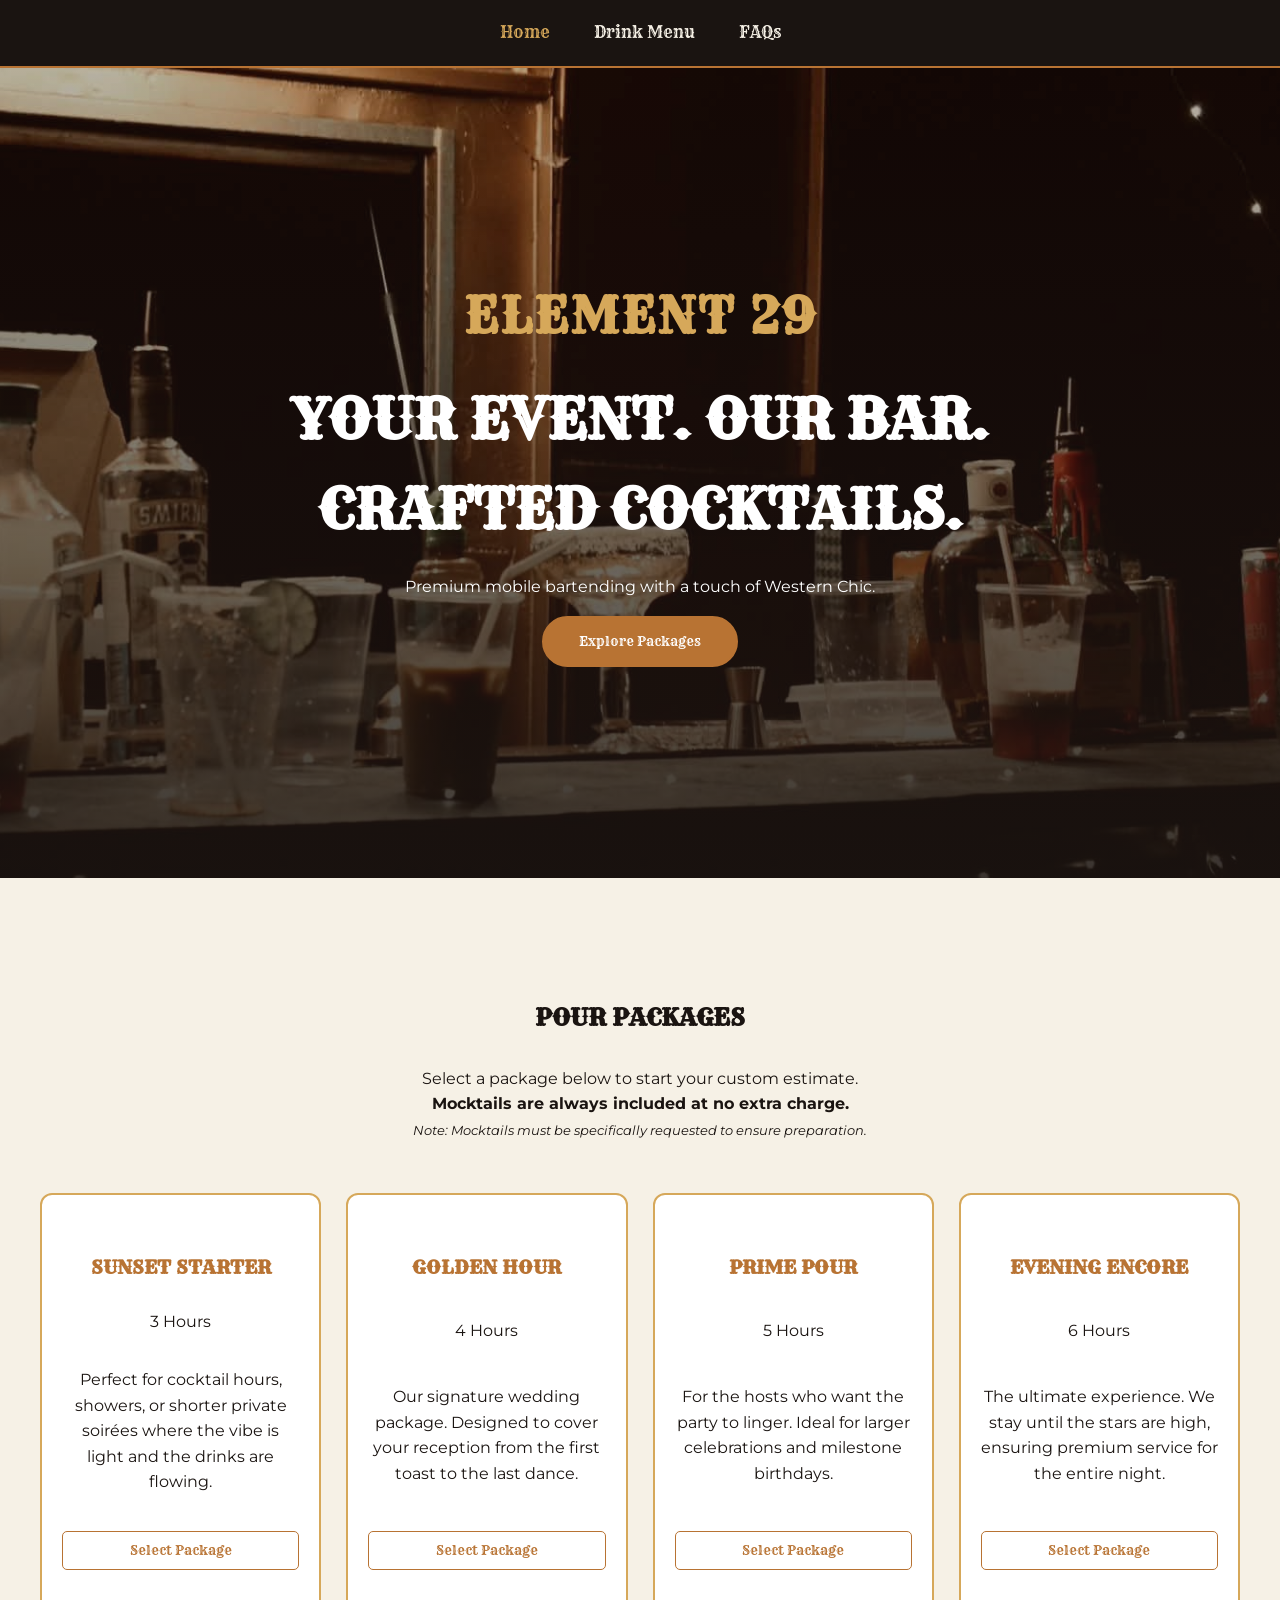
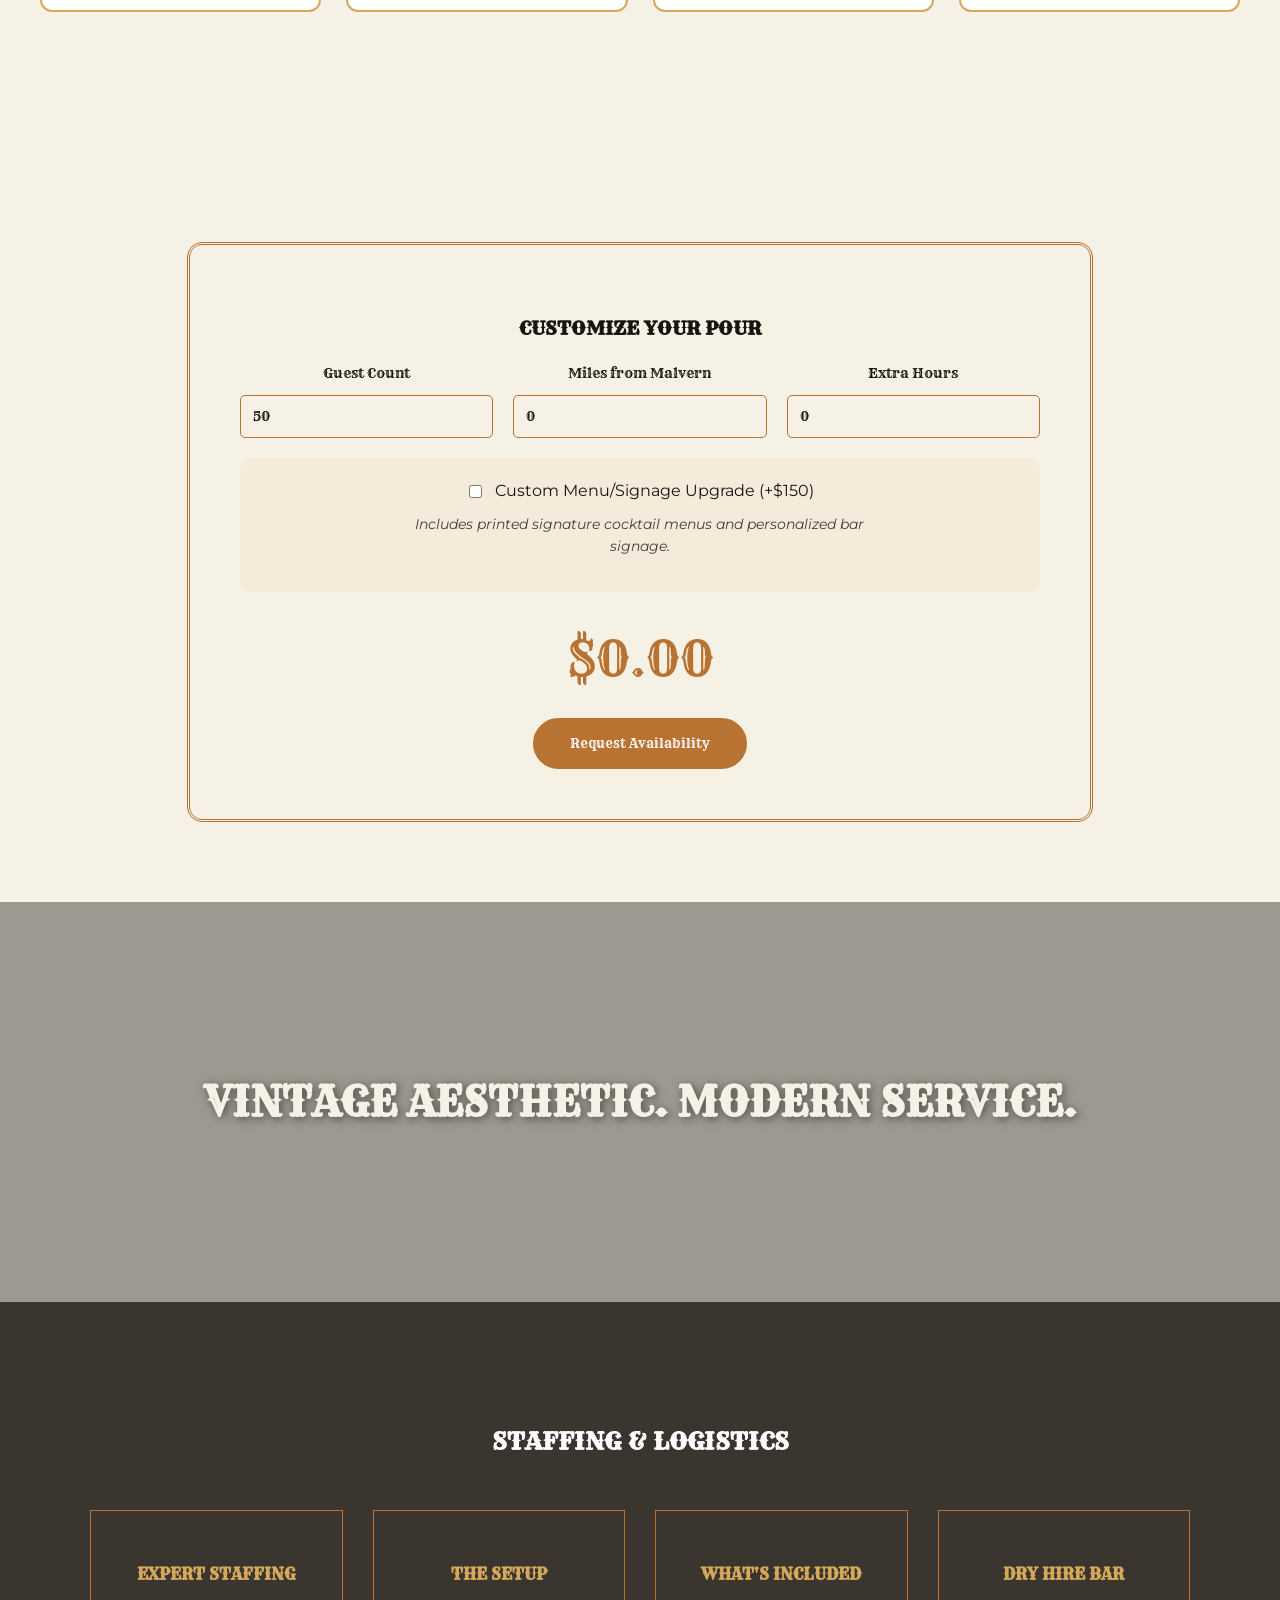
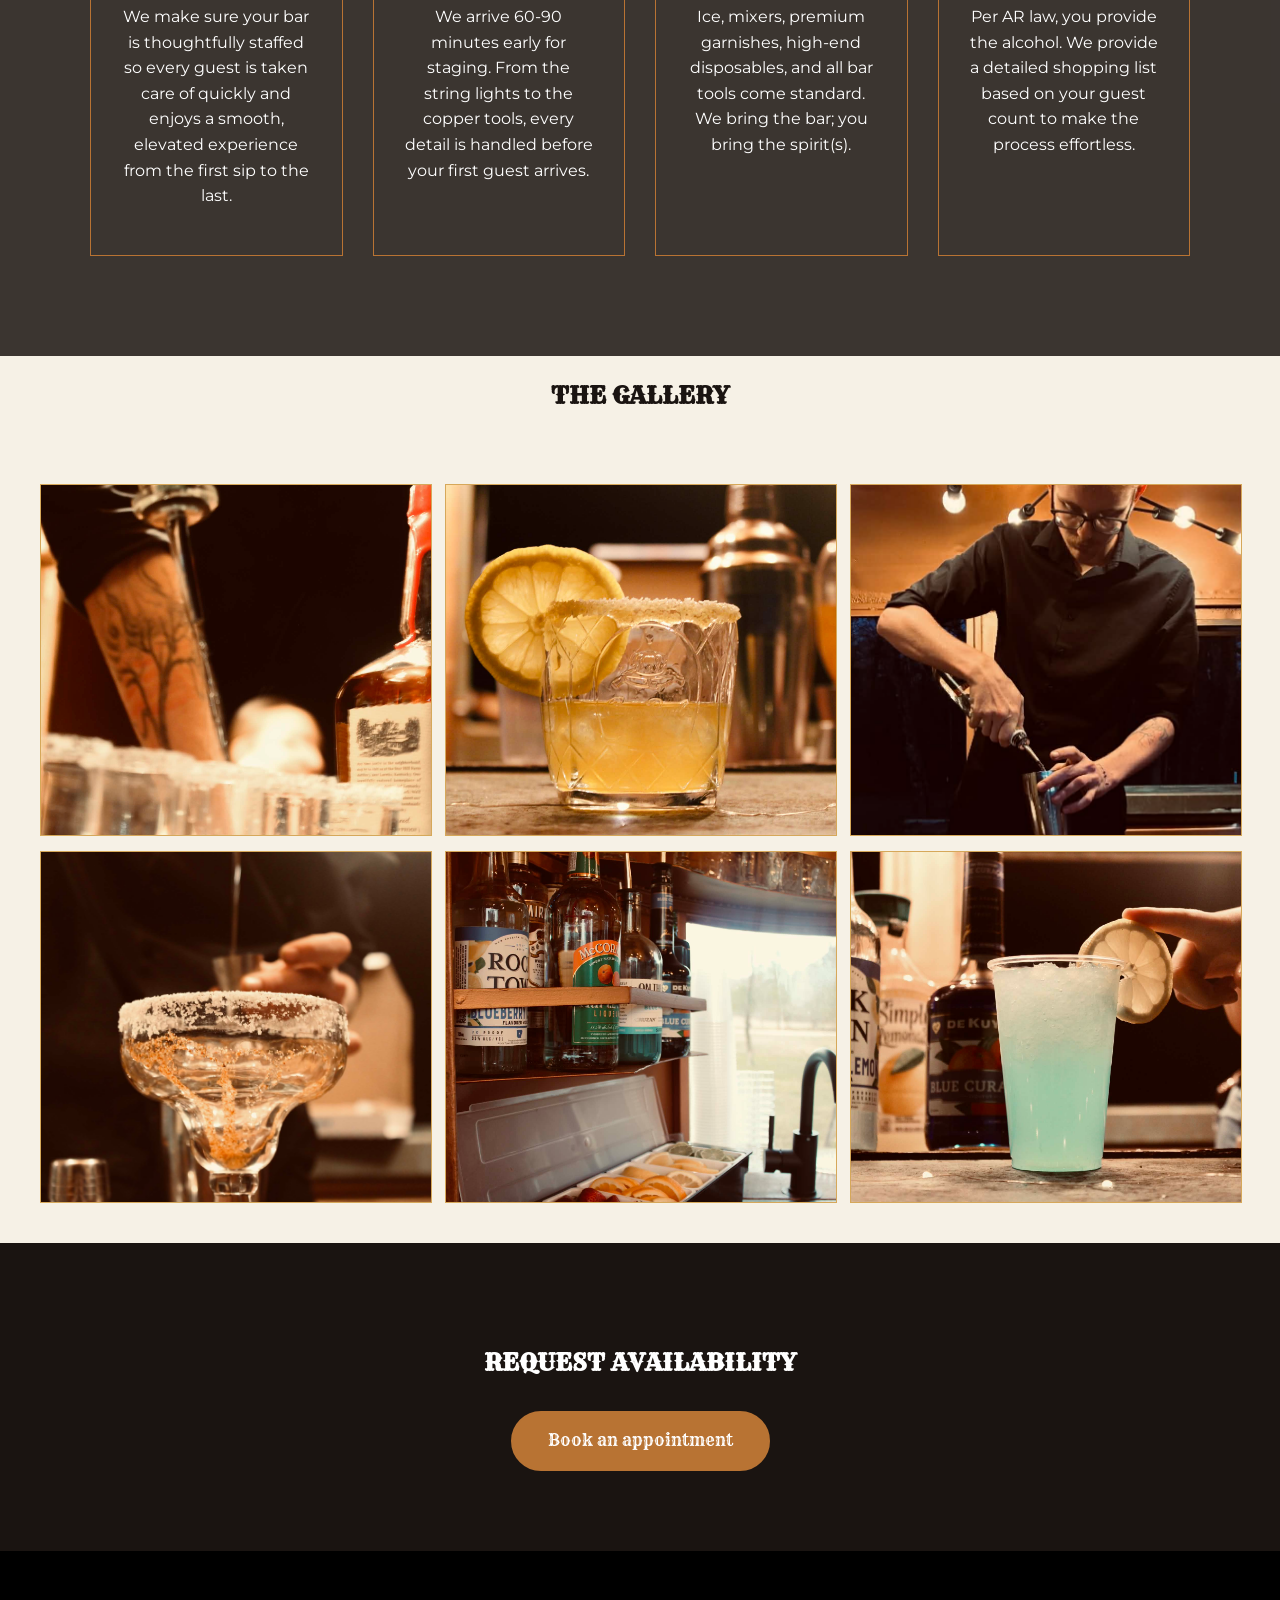
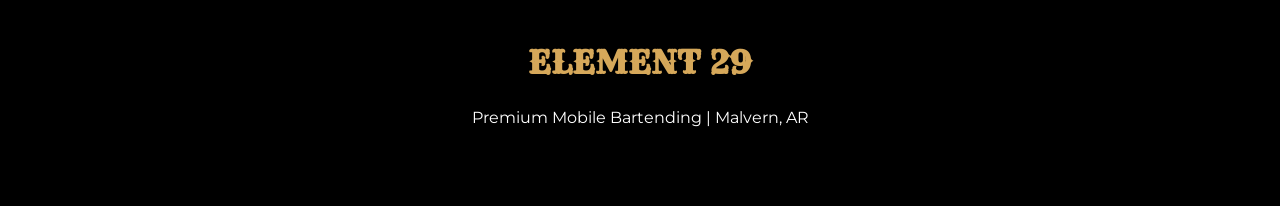
<file: index.html>
<!DOCTYPE html>
<html lang="en">
<head>
    <meta charset="UTF-8">
    <meta name="viewport" content="width=device-width, initial-scale=1.0">
    <title>Element 29 | Mobile Bartending</title>
    <link href="https://fonts.googleapis.com/css2?family=Cinzel+Decorative:wght@400;700&family=Rye&family=Montserrat:wght@300;400;600&display=swap" rel="stylesheet">
    <link rel="stylesheet" href="styles.css">
</head>
<body>

    <nav style="background: var(--espresso); padding: 20px; text-align: center; border-bottom: 2px solid var(--copper);">
        <a href="index.html" class="western-text" style="color: var(--gold); text-decoration: none; margin: 0 20px;">Home</a>
        <a href="cocktails.html" class="western-text" style="color: var(--cream); text-decoration: none; margin: 0 20px;">Drink Menu</a>
        <a href="faq.html" class="western-text" style="color: var(--cream); text-decoration: none; margin: 0 20px;">FAQs</a>
    </nav>

    <header class="hero">
        <div class="hero-bg" style="background-image: url('images/hero.jpg');"></div>
        <div class="hero-overlay"></div>
        <div class="hero-content">
            <h1 class="brand-title western-text">Element 29</h1>
            <h2 class="headline">Your event. Our bar. <br>Crafted cocktails.</h2>
            <p class="subhead">Premium mobile bartending with a touch of Western Chic.</p>
            <div class="hero-actions">
                <button class="btn btn-primary" onclick="scrollToSection('packages')">Explore Packages</button>
            </div>
        </div>
    </header>

    <section class="packages" id="packages">
        <h2 class="section-title western-text">Pour Packages</h2>
        <p class="section-desc">Select a package below to start your custom estimate. <br>
            <strong>Mocktails are always included at no extra charge.</strong><br>
            <small><i>Note: Mocktails must be specifically requested to ensure preparation.</i></small>
        </p>
        
        <div class="package-cards">
            <div class="card" onclick="selectPackage('Sunset Starter', 3)">
                <h3 class="western-text">Sunset Starter</h3>
                <p class="hours">3 Hours</p>
                <p class="pkg-detail">Perfect for cocktail hours, showers, or shorter private soirées where the vibe is light and the drinks are flowing.</p>
                <button class="btn-select">Select Package</button>
            </div>
            <div class="card" onclick="selectPackage('Golden Hour', 4)">
                <h3 class="western-text">Golden Hour</h3>
                <p class="hours">4 Hours</p>
                <p class="pkg-detail">Our signature wedding package. Designed to cover your reception from the first toast to the last dance.</p>
                <button class="btn-select">Select Package</button>
            </div>
            <div class="card" onclick="selectPackage('Prime Pour', 5)">
                <h3 class="western-text">Prime Pour</h3>
                <p class="hours">5 Hours</p>
                <p class="pkg-detail">For the hosts who want the party to linger. Ideal for larger celebrations and milestone birthdays.</p>
                <button class="btn-select">Select Package</button>
            </div>
            <div class="card" onclick="selectPackage('Evening Encore', 6)">
                <h3 class="western-text">Evening Encore</h3>
                <p class="hours">6 Hours</p>
                <p class="pkg-detail">The ultimate experience. We stay until the stars are high, ensuring premium service for the entire night.</p>
                <button class="btn-select">Select Package</button>
            </div>
        </div>
    </section>


    <section id="customizer" class="customizer hidden" style="background-image: url('images/calc-bg.jpg');">
        <div class="calc-container">
            <h3 id="selected-pkg-name" class="western-text">Customize Your Pour</h3>
            <div class="calc-grid">
                <div class="input-group">
                    <label>Guest Count</label>
                    <input type="number" id="calc-guests" value="50" oninput="updateEstimate()">
                </div>
                <div class="input-group">
                    <label>Miles from Malvern</label>
                    <input type="number" id="calc-miles" value="0" oninput="updateEstimate()">
                </div>
                <div class="input-group">
                    <label>Extra Hours</label>
                    <input type="number" id="calc-extra-hours" value="0" min="0" oninput="updateEstimate()">
                </div>
                <div class="checkbox-group">
                    <div class="checkbox-container">
                        <input type="checkbox" id="calc-menu" onchange="updateEstimate()">
                        <label>Custom Menu/Signage Upgrade (+$150)</label>
                    </div>
                    <p class="upgrade-desc">Includes printed signature cocktail menus and personalized bar signage.</p>
                </div>
            </div>
            <div id="estimate-total">$0.00</div>
            <button class="btn btn-primary" onclick="scrollToSection('booking')">Request Availability</button>
        </div>
    </section>

    <section class="lifestyle-break">
        <div class="break-img" style="background-image: url('images/lifestyle1.jpg');">
            <div class="break-overlay">
                <h2 class="western-text">Vintage Aesthetic. Modern Service.</h2>
            </div>
        </div>
    </section>

    <section class="logistics-section" style="background-image: url('images/logistics-bg.jpg');">
        <div class="logistics-overlay">
            <h2 class="section-title white western-text">Staffing & Logistics</h2>
            <div class="logistics-grid">
                <div class="log-card">
                    <h4>Expert Staffing</h4>
                    <p>We make sure your bar is thoughtfully staffed so every guest is taken care of quickly and enjoys a smooth, elevated experience from the first sip to the last.</p>
                </div>
                <div class="log-card">
                    <h4>The Setup</h4>
                    <p>We arrive 60-90 minutes early for staging. From the string lights to the copper tools, every detail is handled before your first guest arrives.</p>
                </div>
                <div class="log-card">
                    <h4>What's Included</h4>
                    <p>Ice, mixers, premium garnishes, high-end disposables, and all bar tools come standard. We bring the bar; you bring the spirit(s).</p>
                </div>
                <div class="log-card">
                    <h4>Dry Hire Bar</h4>
                    <p>Per AR law, you provide the alcohol. We provide a detailed shopping list based on your guest count to make the process effortless.</p>
                </div>
            </div>
        </div>
    </section>


    <section class="gallery-section">
        <h2 class="section-title western-text">The Gallery</h2>
        <div class="gallery-grid">
            <img src="images/gal1.jpg" class="gallery-item" alt="Bar Setup">
            <img src="images/gal2.jpg" class="gallery-item" alt="Cocktail Detail">
            <img src="images/gal3.jpg" class="gallery-item" alt="Event Service">
            <img src="images/gal4.jpg" class="gallery-item" alt="Signature Drink">
            <img src="images/gal5.jpg" class="gallery-item" alt="The Trailer">
            <img src="images/gal6.jpg" class="gallery-item" alt="Sunset Pour">
        </div>
    </section>

   <section class="booking-section" id="booking">
    <div class="form-container" style="text-align: center;">
        <h2 class="section-title white western-text">Request Availability</h2>
        <a href="https://app.squareup.com/appointments/buyer/widget/ze6nshzvxg20jp/L0C767BJ7JVWX" class="btn btn-primary">Book an appointment</a>
    </div>
</section>

    <footer>
        <h2 class="footer-brand western-text">Element 29</h2>
        <p>Premium Mobile Bartending | Malvern, AR</p>
    </footer>

    <script src="script.js"></script>
    <script>
        function scrollToSection(id) {
            document.getElementById(id).scrollIntoView({ behavior: 'smooth' });
        }
    </script>
</body>

</html>
</file>
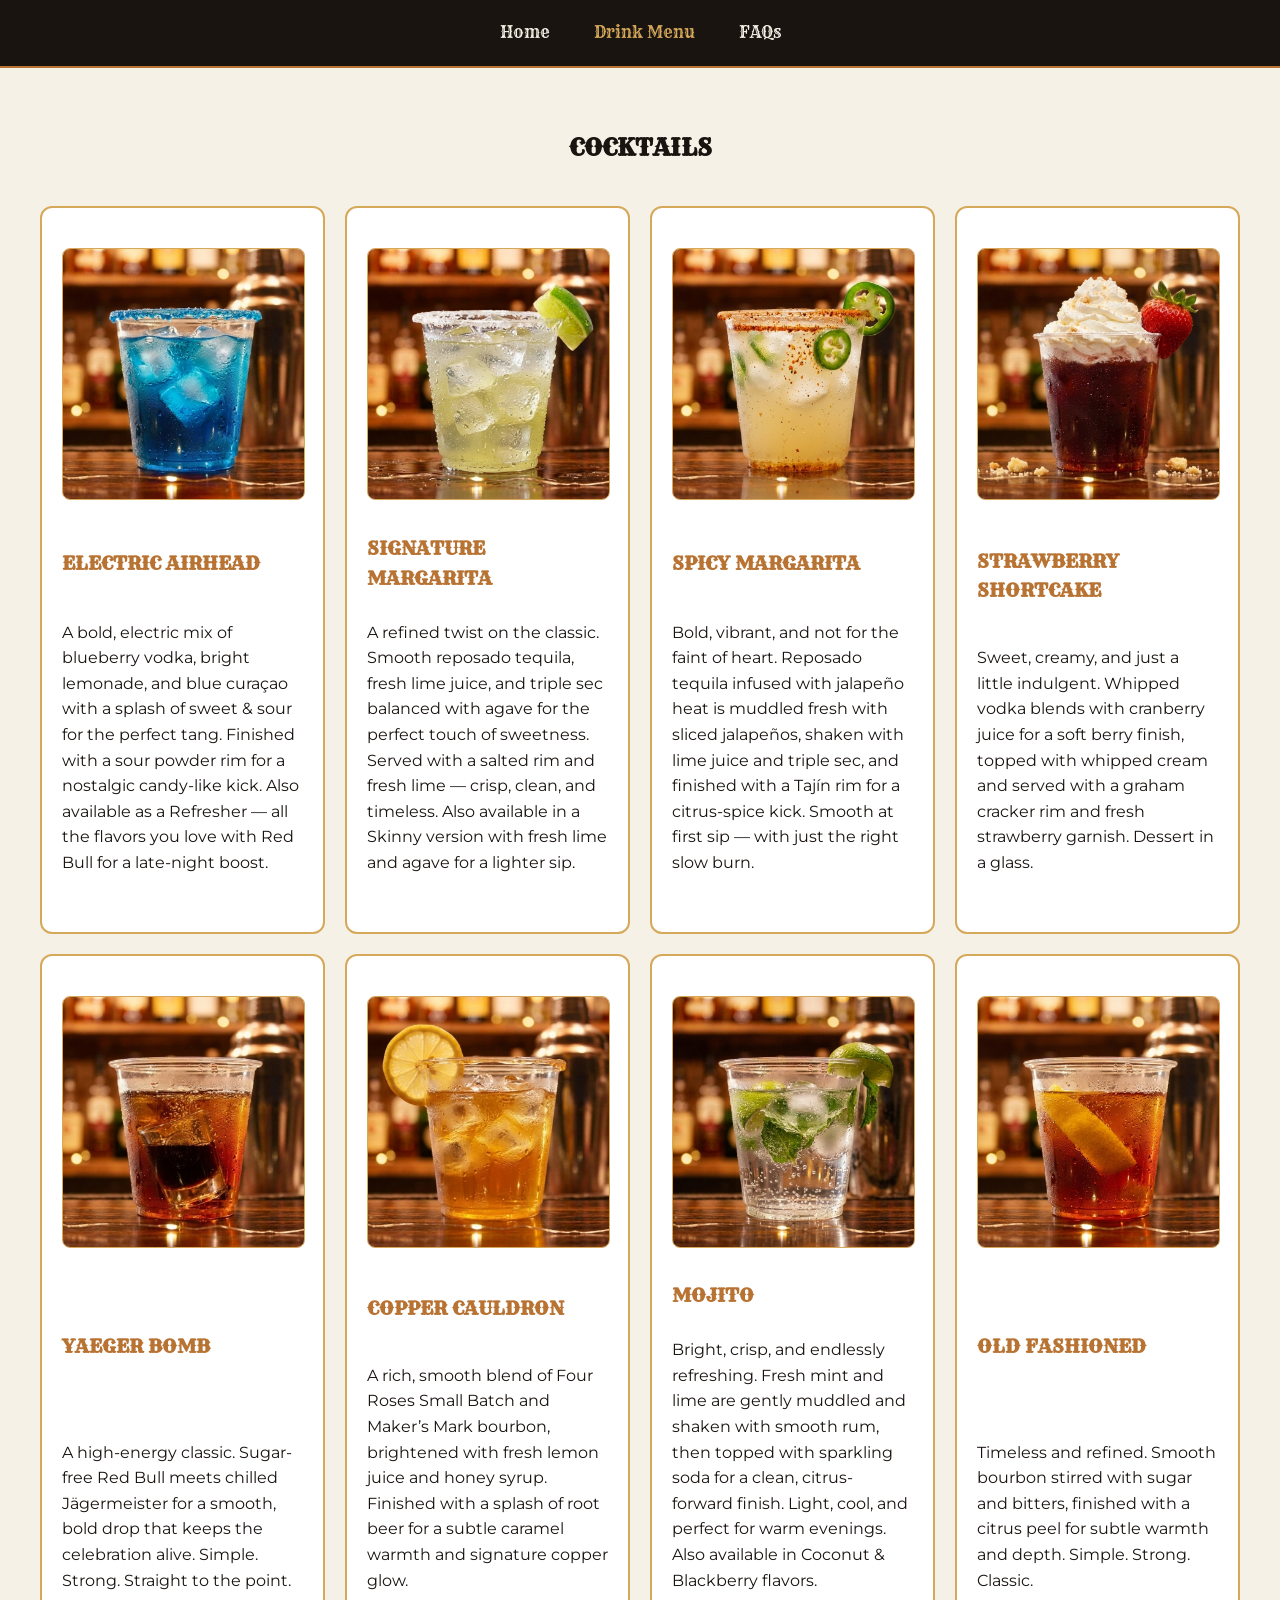
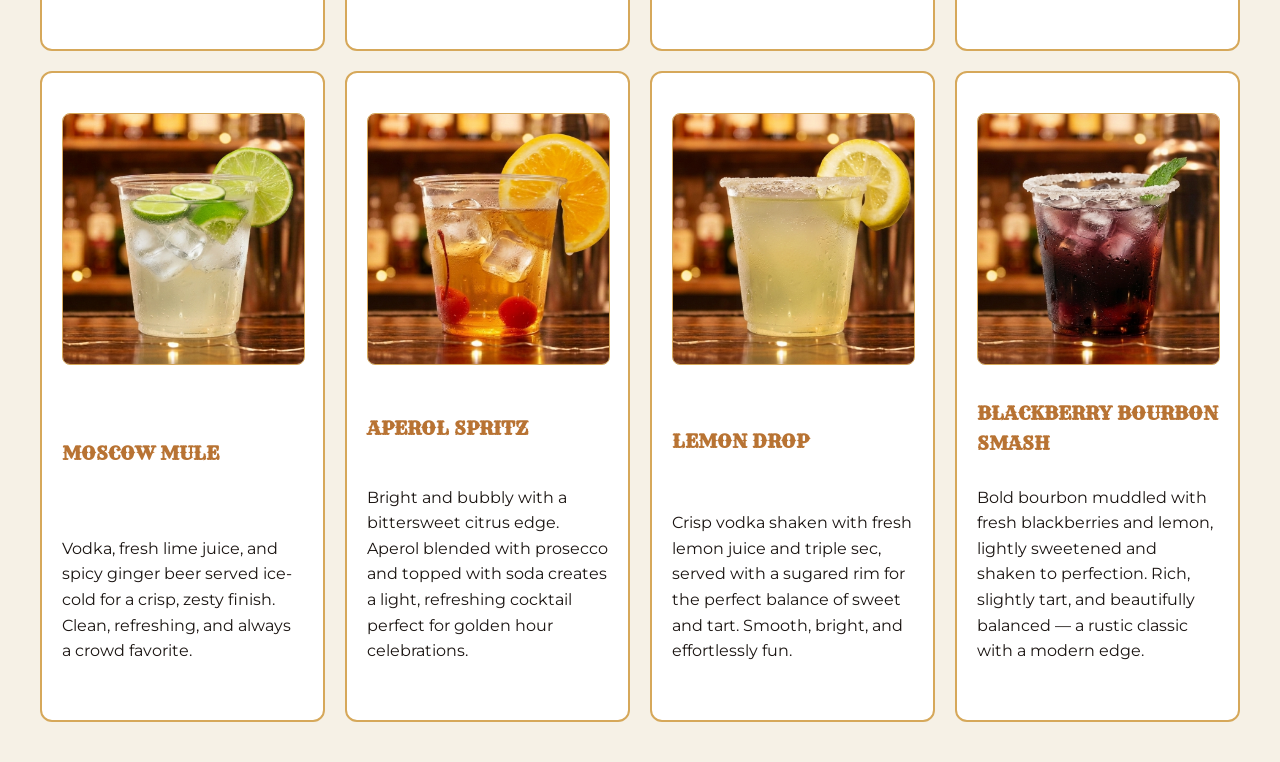
<file: cocktails.html>
<!DOCTYPE html>
<html lang="en">
<head>
    <meta charset="UTF-8">
    <meta name="viewport" content="width=device-width, initial-scale=1.0">
    <title>Drink Menu | Element 29</title>
    <link href="https://fonts.googleapis.com/css2?family=Cinzel+Decorative:wght@400;700&family=Rye&family=Montserrat:wght@300;400;600&display=swap" rel="stylesheet">
    <link rel="stylesheet" href="styles.css">
</head>
<body>

    <nav style="background: var(--espresso); padding: 20px; text-align: center; border-bottom: 2px solid var(--copper);">
        <a href="index.html" class="western-text" style="color: var(--cream); text-decoration: none; margin: 0 20px;">Home</a>
        <a href="cocktails.html" class="western-text" style="color: var(--gold); text-decoration: none; margin: 0 20px;">Drink Menu</a>
        <a href="faq.html" class="western-text" style="color: var(--cream); text-decoration: none; margin: 0 20px;">FAQs</a>
    </nav>

    <h2 class="section-title western-text" style="margin-top: 60px;">Cocktails</h2>
        <div class="drink-grid">
            <div class="card">
                <img src="images/ElectricAirhead.png" alt="Electric Airhead" class="drink-card-img">
                <h3>Electric Airhead</h3>
                <p>A bold, electric mix of blueberry vodka, bright lemonade, and blue curaçao with a splash of sweet & sour for the perfect tang. Finished with a sour powder rim for a nostalgic candy-like kick. Also available as a Refresher — all the flavors you love with Red Bull for a late-night boost.</p>
            </div>
            <div class="card">
                <img src="images/SignatureMarg.png" alt="Signature Margarita" class="drink-card-img">
                <h3>Signature Margarita</h3>
                <p>A refined twist on the classic. Smooth reposado tequila, fresh lime juice, and triple sec balanced with agave for the perfect touch of sweetness. Served with a salted rim and fresh lime — crisp, clean, and timeless. Also available in a Skinny version with fresh lime and agave for a lighter sip.</p>
            </div>
            <div class="card">
                <img src="images/SpicyMarg.png" alt="Spicy Margarita" class="drink-card-img">
                <h3>Spicy Margarita</h3>
                <p>Bold, vibrant, and not for the faint of heart. Reposado tequila infused with jalapeño heat is muddled fresh with sliced jalapeños, shaken with lime juice and triple sec, and finished with a Tajín rim for a citrus-spice kick. Smooth at first sip — with just the right slow burn.</p>
            </div>
            <div class="card">
                <img src="images/StrawberryShortcake.png" alt="Strawberry Shortcake" class="drink-card-img">
                <h3>Strawberry Shortcake</h3>
                <p>Sweet, creamy, and just a little indulgent. Whipped vodka blends with cranberry juice for a soft berry finish, topped with whipped cream and served with a graham cracker rim and fresh strawberry garnish. Dessert in a glass.</p>
            </div>
            <div class="card">
                <img src="images/Yaeger.png" alt="Jägerbomb" class="drink-card-img">
                <h3>Yaeger Bomb</h3>
                <p>A high-energy classic. Sugar-free Red Bull meets chilled Jägermeister for a smooth, bold drop that keeps the celebration alive. Simple. Strong. Straight to the point.</p>
            </div>
            <div class="card">
                <img src="images/Cauldron.png" alt="Copper Cauldron" class="drink-card-img">
                <h3>Copper Cauldron</h3>
                <p>A rich, smooth blend of Four Roses Small Batch and Maker’s Mark bourbon, brightened with fresh lemon juice and honey syrup. Finished with a splash of root beer for a subtle caramel warmth and signature copper glow.</p>
            </div>

 <div class="card">
                <img src="images/Mojito.png" alt="Mojito" class="drink-card-img">
                <h3>Mojito</h3>
                <p>Bright, crisp, and endlessly refreshing. Fresh mint and lime are gently muddled and shaken with smooth rum, then topped with sparkling soda for a clean, citrus-forward finish. Light, cool, and perfect for warm evenings. Also available in Coconut & Blackberry flavors.</p>
            </div>

 <div class="card">
                <img src="images/OldFashioned.png" alt="Old Fashioned" class="drink-card-img">
                <h3>Old Fashioned</h3>
                <p>Timeless and refined. Smooth bourbon stirred with sugar and bitters, finished with a citrus peel for subtle warmth and depth. Simple. Strong. Classic.</p>
            </div>

 <div class="card">
                <img src="images/MoscowMule.png" alt="Moscow Mule" class="drink-card-img">
                <h3>Moscow Mule</h3>
                <p>Vodka, fresh lime juice, and spicy ginger beer served ice-cold for a crisp, zesty finish. Clean, refreshing, and always a crowd favorite.</p>
            </div>

<div class="card">
                <img src="images/AeperolSpritz.png" alt="Aperol Spritz" class="drink-card-img">
                <h3>Aperol Spritz</h3>
                <p>Bright and bubbly with a bittersweet citrus edge. Aperol blended with prosecco and topped with soda creates a light, refreshing cocktail perfect for golden hour celebrations.</p>
            </div>

<div class="card">
                <img src="images/LemonDrop.png" alt="Lemon Drop" class="drink-card-img">
                <h3>Lemon Drop</h3>
                <p>Crisp vodka shaken with fresh lemon juice and triple sec, served with a sugared rim for the perfect balance of sweet and tart. Smooth, bright, and effortlessly fun.</p>
            </div>

<div class="card">
                <img src="images/BourbonSmash.png" alt="BlackberryBourbon Smash" class="drink-card-img">
                <h3>Blackberry Bourbon Smash</h3>
                <p>Bold bourbon muddled with fresh blackberries and lemon, lightly sweetened and shaken to perfection. Rich, slightly tart, and beautifully balanced — a rustic classic with a modern edge.</p>
            </div>

</body>

</html>
</file>
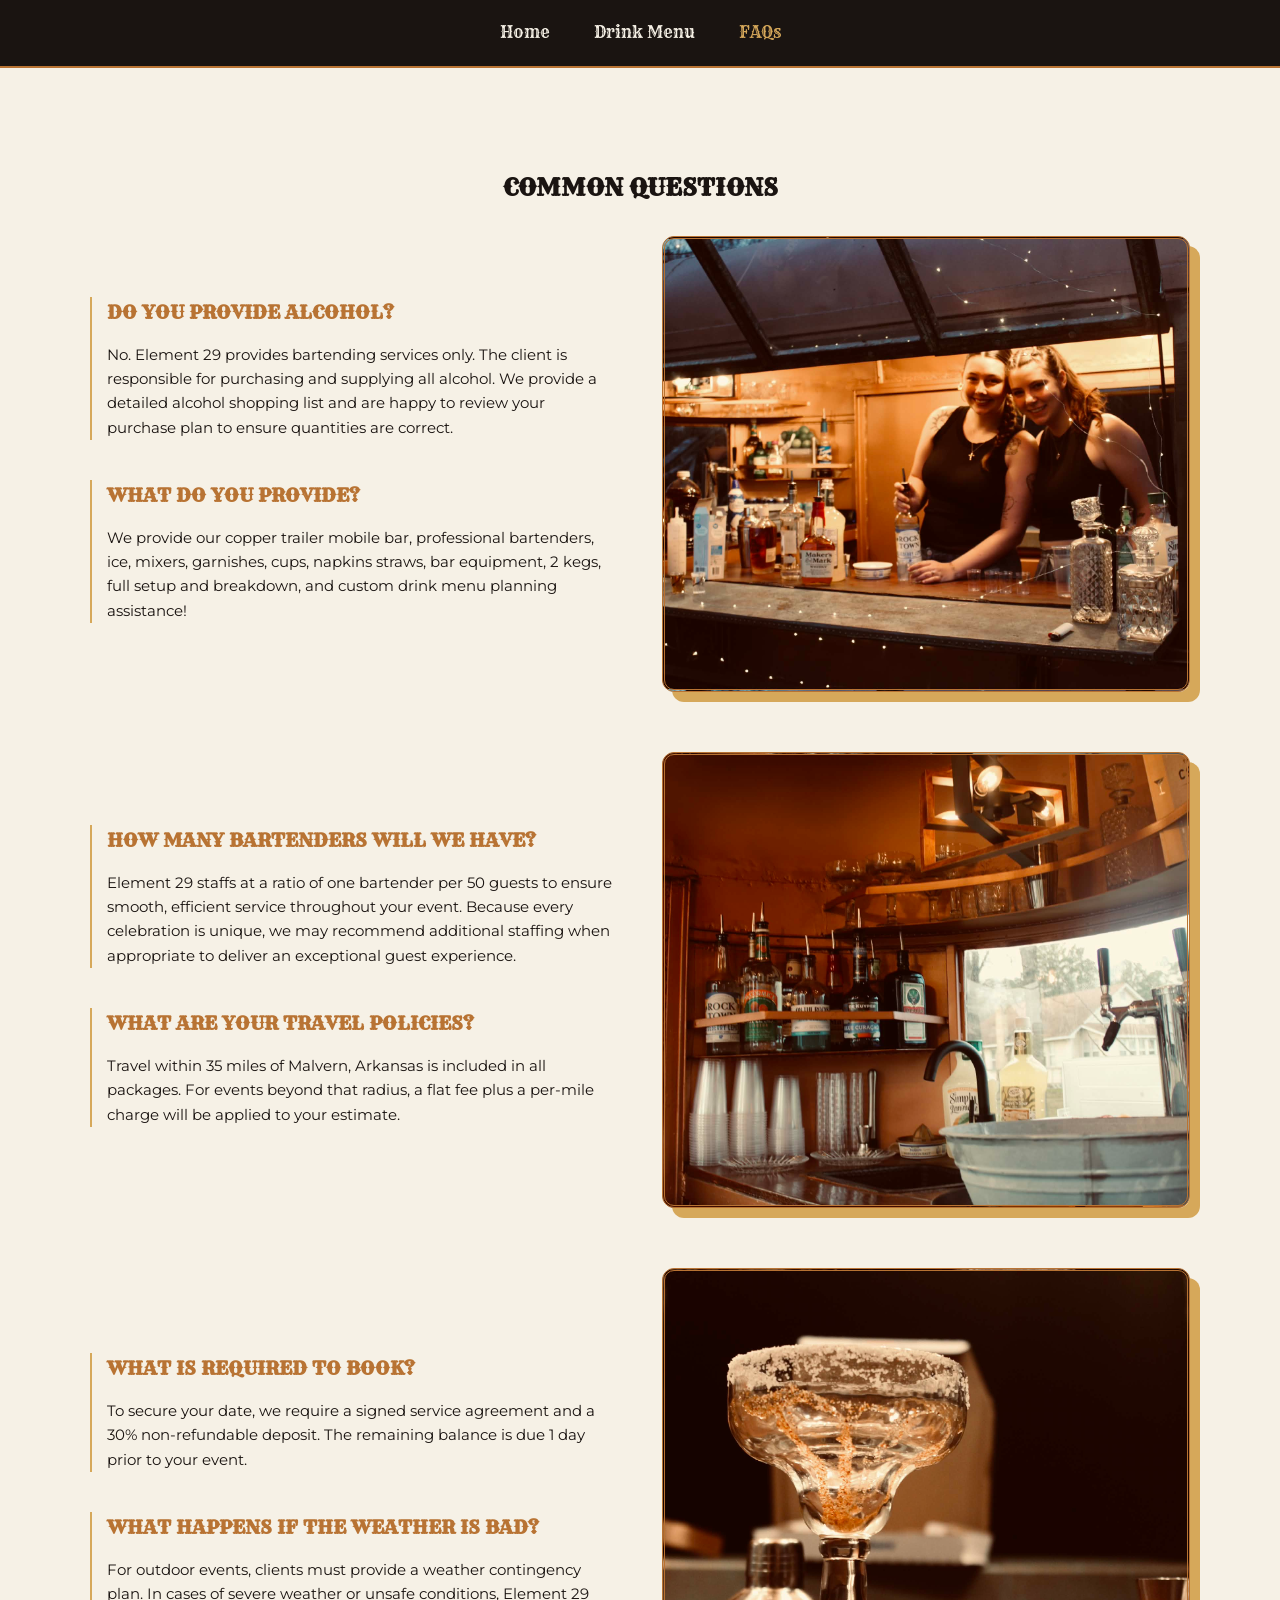
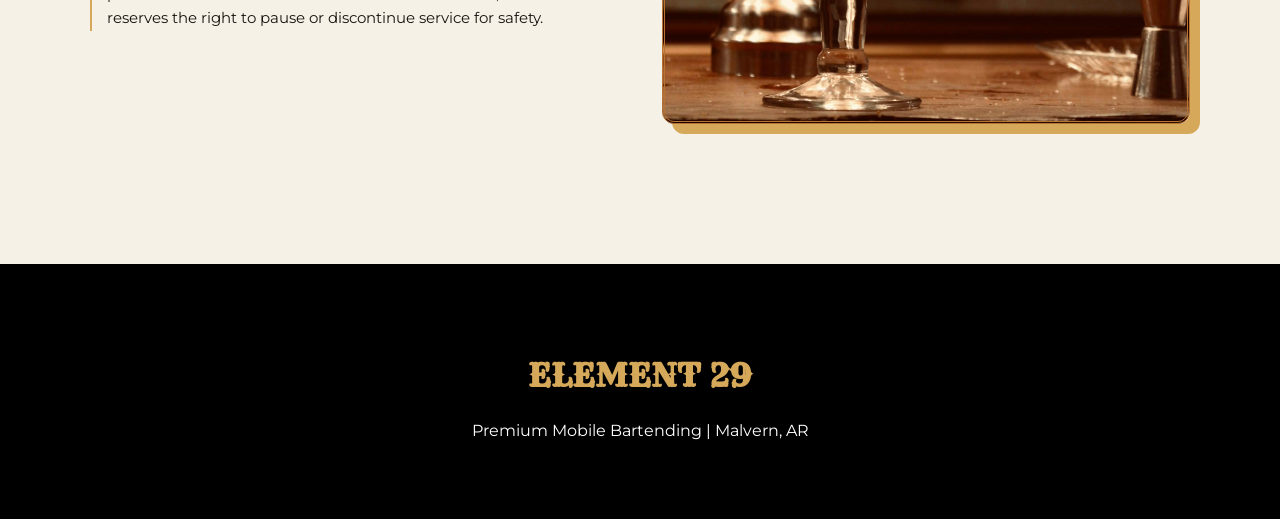
<file: faq.html>
<!DOCTYPE html>
<html lang="en">
<head>
    <meta charset="UTF-8">
    <meta name="viewport" content="width=device-width, initial-scale=1.0">
    <title>FAQs | Element 29</title>
    <link href="https://fonts.googleapis.com/css2?family=Cinzel+Decorative:wght@400;700&family=Rye&family=Montserrat:wght@300;400;600&display=swap" rel="stylesheet">
    <link rel="stylesheet" href="styles.css">
</head>
<body>

    <nav style="background: var(--espresso); padding: 20px; text-align: center; border-bottom: 2px solid var(--copper);">
        <a href="index.html" class="western-text" style="color: var(--cream); text-decoration: none; margin: 0 20px;">Home</a>
        <a href="cocktails.html" class="western-text" style="color: var(--cream); text-decoration: none; margin: 0 20px;">Drink Menu</a>
        <a href="faq.html" class="western-text" style="color: var(--gold); text-decoration: none; margin: 0 20px;">FAQs</a>
    </nav>

    <section class="faq-enhanced-section">
        <h2 class="section-title western-text">Common Questions</h2>
        
        <div class="faq-row">
            <div class="faq-text-block">
                <div class="faq-item">
                    <h5>Do you provide alcohol?</h5>
                    <p>No. Element 29 provides bartending services only.  The client is responsible for purchasing and supplying all alcohol.  We provide a detailed alcohol shopping list and are happy to review your purchase plan to ensure quantities are correct.</p>
                </div>
                <div class="faq-item">
                    <h5>What do you provide?</h5>
                    <p>We provide our copper trailer mobile bar, professional bartenders, ice, mixers, garnishes, cups, napkins straws, bar equipment, 2 kegs, full setup and breakdown, and custom drink menu planning assistance!</p>
                </div>
            </div>
            <div class="faq-image-block" style="background-image: url('images/faq-provisions.jpg');"></div>
        </div>

        <div class="faq-row reverse">
            <div class="faq-image-block" style="background-image: url('images/faq-trailer.jpg');"></div>
            <div class="faq-text-block">
                <div class="faq-item">
                    <h5>How many bartenders will we have?</h5>
                    <p>Element 29 staffs at a ratio of one bartender per 50 guests to ensure smooth, efficient service throughout your event. Because every celebration is unique, we may recommend additional staffing when appropriate to deliver an exceptional guest experience.</p>
                </div>
                <div class="faq-item">
                    <h5>What are your travel policies?</h5>
                    <p>Travel within 35 miles of Malvern, Arkansas is included in all packages. For events beyond that radius, a flat fee plus a per-mile charge will be applied to your estimate.</p>
                </div>
            </div>
        </div>

        <div class="faq-row">
            <div class="faq-text-block">
                <div class="faq-item">
                    <h5>What is required to book?</h5>
                    <p>To secure your date, we require a signed service agreement and a 30% non-refundable deposit. The remaining balance is due 1 day prior to your event.</p>
                </div>
                <div class="faq-item">
                    <h5>What happens if the weather is bad?</h5>
                    <p>For outdoor events, clients must provide a weather contingency plan.  In cases of severe weather or unsafe conditions, Element 29 reserves the right to pause or discontinue service for safety.</p>
                </div>
            </div>
            <div class="faq-image-block" style="background-image: url('images/faq-details.jpg');"></div>
        </div>
    </section>

    <footer>
        <h2 class="footer-brand western-text">Element 29</h2>
        <p>Premium Mobile Bartending | Malvern, AR</p>
    </footer>

</body>
</html>
</file>
<file: styles.css>
/* --- VARIABLES & ROOT --- */
:root {
    --cream: #F6F1E6;
    --espresso: #1A1411;
    --copper: #B87333;
    --gold: #D6A85A;
    --font-heading: 'Cinzel Decorative', serif;
    --font-western: 'Rye', cursive;
    --font-body: 'Montserrat', sans-serif;
}

/* --- BASE STYLES --- */
body { 
    background-color: var(--cream); 
    color: var(--espresso); 
    font-family: var(--font-body); 
    margin: 0; 
    line-height: 1.6; 
}

h1, h2, h3, h4, h5 { 
    font-family: var(--font-western); 
    text-transform: uppercase; 
}

.western-text { 
    font-family: var(--font-western) !important; 
}

.section-title { 
    text-align: center; 
    margin-bottom: 30px; 
}

.centered { 
    text-align: center; 
    width: 100%; 
    display: flex; 
    flex-direction: column; 
    align-items: center; 
}

.white { color: white; }
.hidden { display: none; }

/* --- NAVIGATION --- */
nav {
    background: var(--espresso);
    padding: 20px;
    text-align: center;
    border-bottom: 2px solid var(--copper);
    position: sticky;
    top: 0;
    z-index: 1000;
}

nav a {
    text-decoration: none;
    margin: 0 20px;
    transition: 0.3s;
}

/* --- HERO SECTION --- */
.hero {
    height: 90vh; 
    display: flex; 
    align-items: center; 
    justify-content: center;
    text-align: center; 
    position: relative; 
    background: var(--espresso);
}

.hero-bg { 
    position: absolute; 
    width: 100%; 
    height: 100%; 
    background-size: cover; 
    background-position: center; 
    opacity: 0.7; 
}

.hero-overlay { 
    position: absolute; 
    width: 100%; 
    height: 100%; 
    background: linear-gradient(to bottom, transparent, rgba(26,20,17,0.8)); 
}

.hero-content { 
    position: relative; 
    z-index: 2; 
    color: white; 
    padding: 20px; 
}

.brand-title { 
    font-size: 3rem; 
    letter-spacing: 2px; 
    color: var(--gold); 
    margin: 0; 
}

.headline { 
    font-size: 3.5rem; 
    font-family: var(--font-western); 
    margin: 20px 0; 
    color: white; 
}

/* --- LIFESTYLE BREAKS --- */
.lifestyle-break {
    height: 400px; 
    width: 100%; 
    overflow: hidden; 
    position: relative;
}

.break-img {
    width: 100%; 
    height: 100%; 
    background-size: cover; 
    background-position: center; 
    background-attachment: fixed;
}

.break-overlay {
    position: absolute; 
    top: 0; 
    left: 0; 
    width: 100%; 
    height: 100%;
    background: rgba(26, 20, 17, 0.4); 
    display: flex; 
    align-items: center; 
    justify-content: center;
}

.break-overlay h2 {
    color: var(--cream); 
    font-size: 2.5rem; 
    text-shadow: 2px 2px 10px rgba(0,0,0,0.5);
}

/* --- CARDS & PACKAGES --- */
.packages { 
    padding: 100px 20px; 
    text-align: center; 
}

.package-cards { 
    display: grid; 
    grid-template-columns: repeat(auto-fit, minmax(250px, 1fr)); 
    gap: 25px; 
    max-width: 1200px; 
    margin: 50px auto; 
}

.card { 
    background: white; 
    border: 2px solid var(--gold); 
    padding: 40px 20px; 
    border-radius: 12px; 
    transition: 0.3s; 
    cursor: pointer; 
    display: flex; 
    flex-direction: column; 
    justify-content: space-between;
}

.card:hover { 
    transform: translateY(-10px); 
    box-shadow: 0 10px 30px rgba(184,115,51,0.2); 
}

.card h3 { 
    color: var(--copper); 
    margin-bottom: 10px; 
}

/* --- DRINK MENU GRID --- */
.drink-grid {
    display: grid;
    grid-template-columns: repeat(4, 1fr);
    gap: 20px;
    max-width: 1200px;
    margin: 40px auto;
    padding: 0 20px;
}

.drink-card-img {
    width: 100%;
    height: 250px;
    object-fit: cover;
    border-radius: 8px;
    margin-bottom: 15px;
    border: 1px solid var(--gold);
}

/* --- CUSTOMIZER / CALCULATOR --- */
.customizer { 
    padding: 80px 20px; 
    background-size: cover; 
    background-attachment: fixed; 
    display: flex; 
    justify-content: center; 
}

.calc-container { 
    background: rgba(246, 241, 230, 0.98); 
    max-width: 800px; 
    width: 100%; 
    padding: 50px; 
    border-radius: 15px; 
    border: 3px double var(--copper); 
    text-align: center; 
}

.calc-grid { 
    display: grid; 
    grid-template-columns: repeat(auto-fit, minmax(200px, 1fr)); 
    gap: 20px; 
    margin-bottom: 30px; 
}

.input-group label { 
    display: block; 
    font-family: var(--font-western); 
    margin-bottom: 10px; 
    color: var(--espresso); 
    font-size: 0.9rem; 
}

.input-group input[type="number"] { 
    width: 100%; 
    padding: 12px; 
    border: 1px solid var(--copper); 
    background: var(--cream); 
    font-family: var(--font-western); 
    color: var(--espresso); 
    border-radius: 5px; 
    box-sizing: border-box;
}

.checkbox-group { 
    grid-column: 1 / -1; 
    display: flex; 
    flex-direction: column !important; 
    align-items: center; 
    padding: 20px; 
    background: rgba(184, 115, 51, 0.05); 
    border-radius: 10px;
}

.checkbox-container { 
    display: flex; 
    align-items: center; 
    gap: 10px; 
    margin-bottom: 5px; 
}

.upgrade-desc { 
    font-size: 0.85rem; 
    color: var(--espresso); 
    max-width: 500px; 
    opacity: 0.8; 
    font-style: italic; 
    margin-top: 5px; 
}

#estimate-total { 
    font-family: var(--font-western); 
    font-size: 3rem; 
    color: var(--copper); 
    margin: 20px 0; 
}

/* --- LOGISTICS --- */
.logistics-section { 
    background-size: cover; 
    background-attachment: fixed; 
    position: relative; 
}

.logistics-overlay { 
    background: rgba(26,20,17,0.85); 
    padding: 100px 20px; 
}

.logistics-grid { 
    display: grid; 
    grid-template-columns: repeat(auto-fit, minmax(250px, 1fr)); 
    gap: 30px; 
    max-width: 1100px; 
    margin: 50px auto 0; 
}

.log-card { 
    border: 1px solid var(--copper); 
    padding: 30px; 
    color: white; 
    text-align: center; 
}

.log-card h4 { 
    color: var(--gold); 
    font-family: var(--font-western); 
    margin-bottom: 15px; 
}

/* --- GALLERY GRID --- */
.gallery-grid { 
    display: grid; 
    grid-template-columns: repeat(auto-fit, minmax(300px, 1fr)); 
    gap: 15px; 
    padding: 40px; 
    max-width: 1200px; 
    margin: 0 auto; 
}

.gallery-item { 
    width: 100%; 
    height: 350px; 
    object-fit: cover; 
    border: 1px solid var(--gold); 
}

/* --- ENHANCED FAQ LAYOUT --- */
.faq-enhanced-section {
    padding: 80px 20px;
    max-width: 1100px;
    margin: 0 auto;
}

.faq-row {
    display: flex;
    gap: 50px;
    margin-bottom: 60px;
    align-items: center;
}

.faq-row.reverse {
    flex-direction: row-reverse;
}

.faq-text-block {
    flex: 1;
}

.faq-image-block {
    flex: 1;
    height: 450px;
    background-size: cover;
    background-position: center;
    border: 3px double var(--copper); 
    border-radius: 12px;
    box-shadow: 10px 10px 0px var(--gold);
}

.faq-item {
    margin-bottom: 40px;
    padding-left: 15px;
    border-left: 2px solid var(--gold);
}

.faq-item h5 {
    color: var(--copper);
    margin-bottom: 10px;
    font-size: 1.2rem;
}

.faq-item p {
    font-size: 0.95rem;
    color: var(--espresso);
    line-height: 1.6;
}

/* --- BOOKING FORM --- */
.booking-section { 
    padding: 80px 20px; 
    background: var(--espresso); 
    color: white; 
}

.form-container { 
    max-width: 600px; 
    margin: 0 auto; 
}

.western-form input, 
.western-form textarea {
    width: 100%; 
    padding: 15px; 
    margin-bottom: 15px; 
    background: rgba(246, 241, 230, 0.1); 
    border: 1px solid var(--gold); 
    color: white; 
    font-family: var(--font-body); 
    border-radius: 5px; 
    box-sizing: border-box;
}

.western-form textarea { 
    height: 120px; 
}

.western-form #form-summary { 
    background: rgba(184, 115, 51, 0.2); 
    font-family: var(--font-western); 
    color: var(--gold); 
}

/* --- BUTTONS --- */
.btn { 
    padding: 15px 35px; 
    border-radius: 50px; 
    border: 2px solid var(--copper); 
    cursor: pointer; 
    transition: 0.3s; 
    font-family: var(--font-western); 
    display: inline-block;
}

.btn-primary { 
    background: var(--copper); 
    color: white; 
    text-decoration: none;
}

.btn-primary:hover { 
    background: transparent; 
    color: var(--copper); 
    box-shadow: 0 0 20px var(--gold); 
}

.btn-select { 
    background: transparent; 
    color: var(--copper); 
    border: 1px solid var(--copper); 
    padding: 10px 20px; 
    margin-top: 20px; 
    font-family: var(--font-western); 
    cursor: pointer; 
    border-radius: 5px; 
}

.full-width { width: 100%; }

/* --- FOOTER --- */
footer { 
    padding: 60px 20px; 
    text-align: center; 
    background: #000; 
    color: white; 
}

.footer-brand { 
    color: var(--gold); 
    font-size: 2rem; 
    margin-bottom: 10px; 
}

/* --- MEDIA QUERIES --- */
@media (max-width: 1024px) {
    .drink-grid {
        grid-template-columns: repeat(2, 1fr);
    }
}

@media (max-width: 900px) {
    .faq-row, .faq-row.reverse {
        flex-direction: column;
        gap: 30px;
    }
    
    .faq-image-block {
        width: 100%;
        height: 300px;
        order: -1; 
    }
    
    .faq-item {
        border-left: none;
        border-bottom: 1px solid var(--gold);
        padding-bottom: 20px;
        padding-left: 0;
    }
}

@media (max-width: 768px) {
    .drink-grid {
        grid-template-columns: 1fr;
    }
    .gallery-grid { 
        grid-template-columns: 1fr; 
        padding: 20px; 
    }
    .gallery-item { 
        height: 300px; 
    }
    .headline { 
        font-size: 2.2rem; 
    }
    .card {
        max-width: 400px;
        margin: 0 auto;
    }
}
</file>
